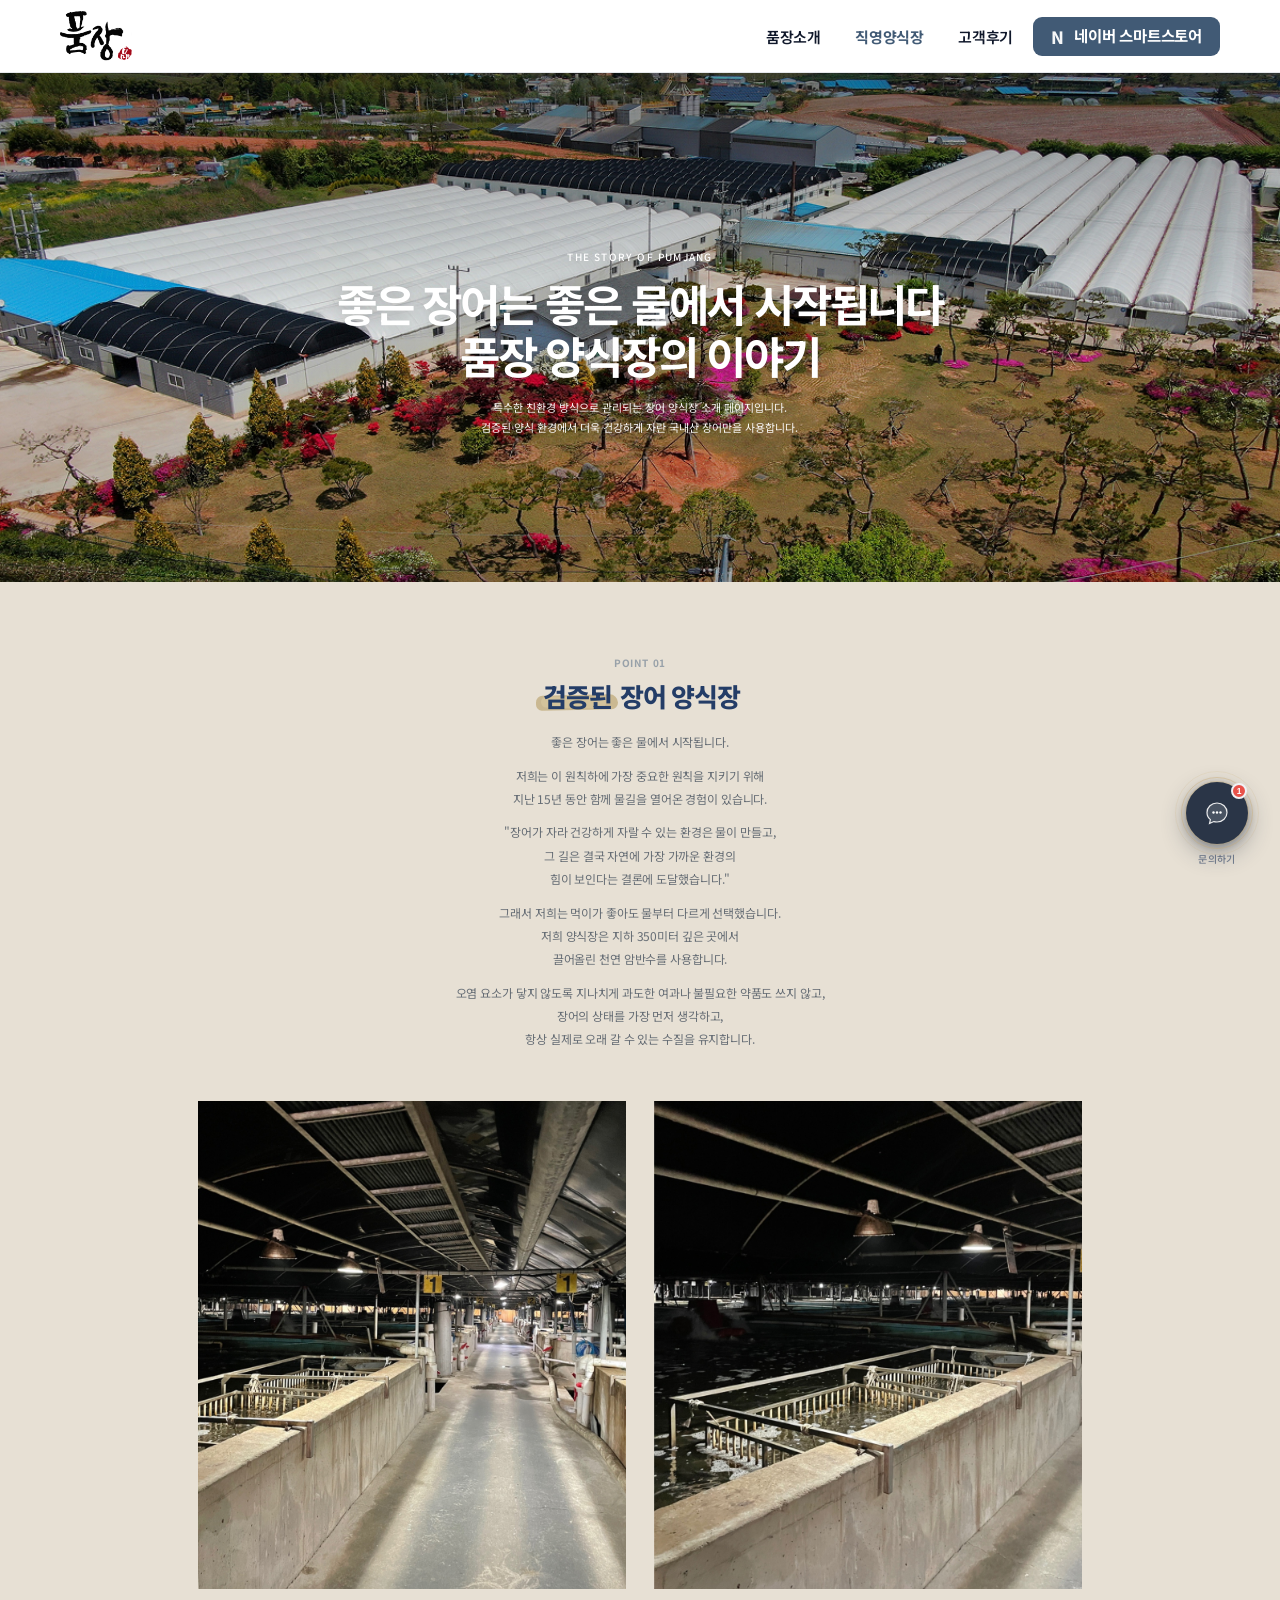
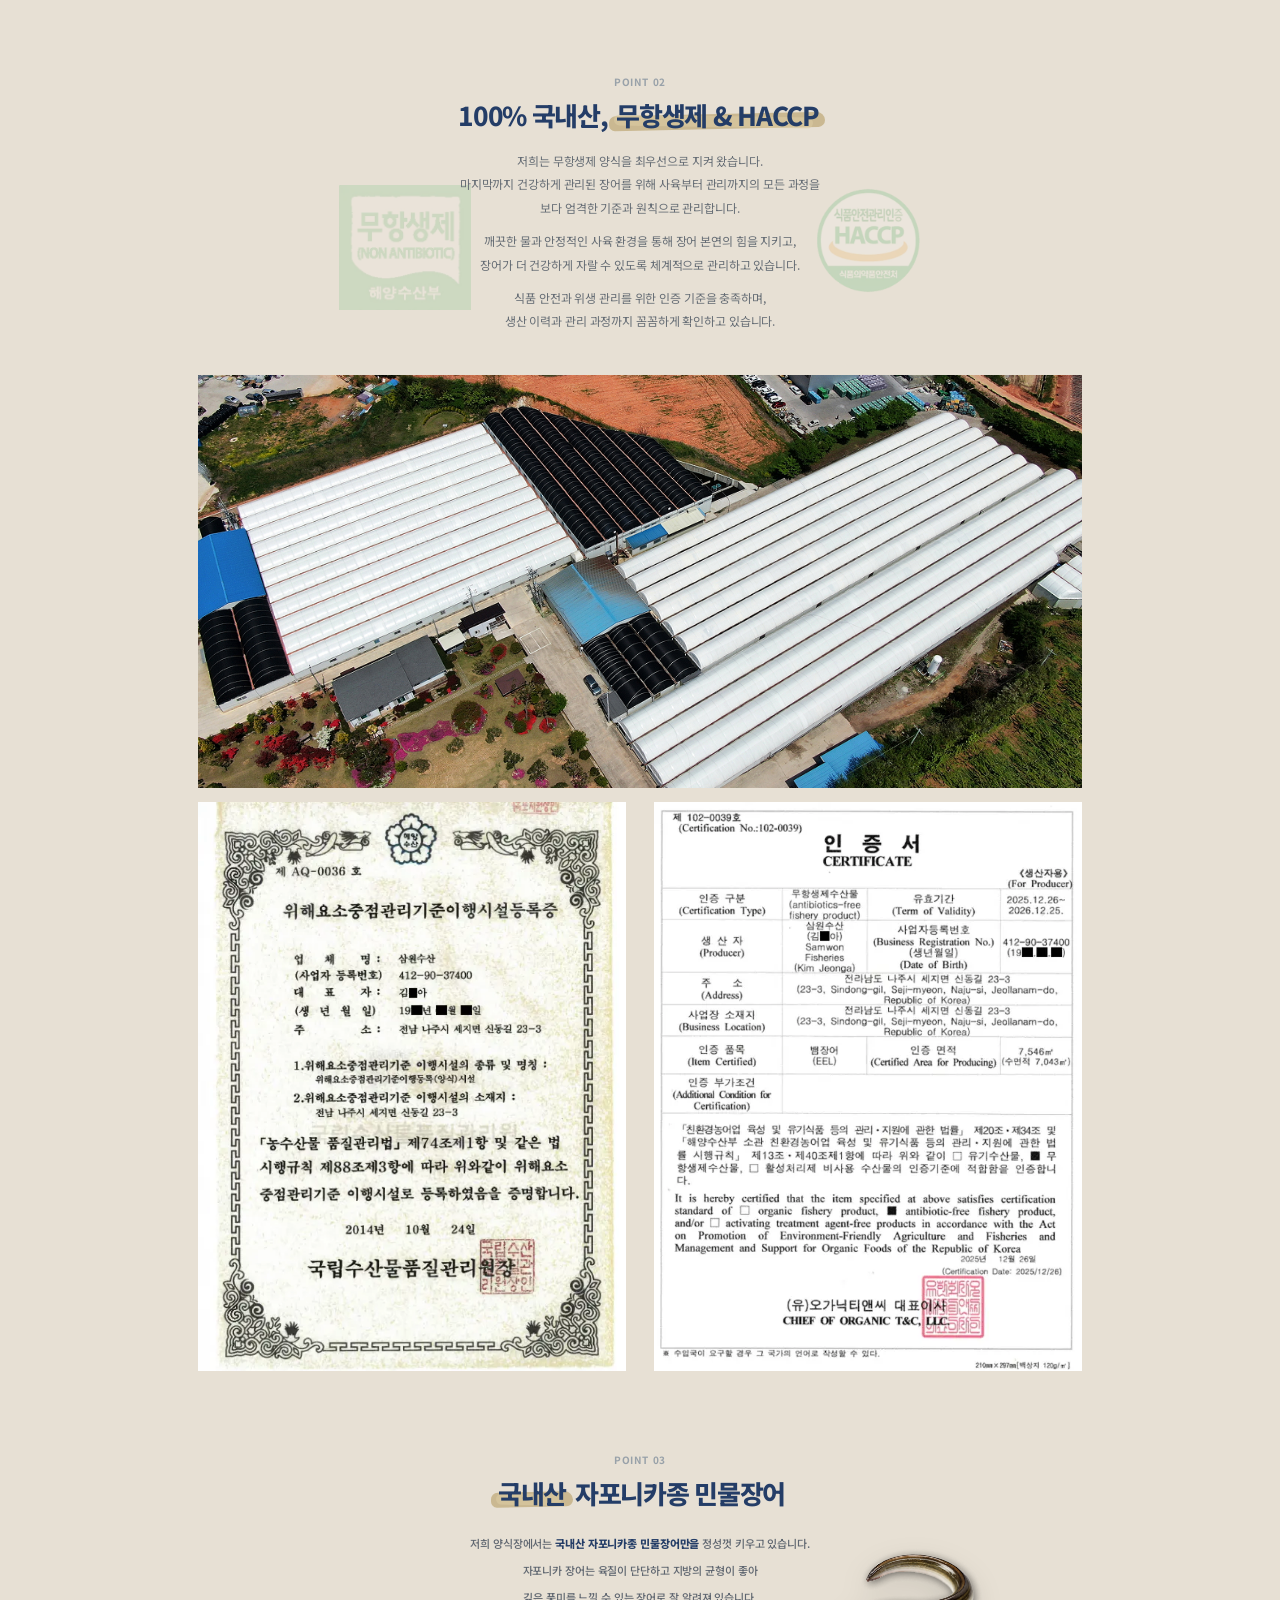
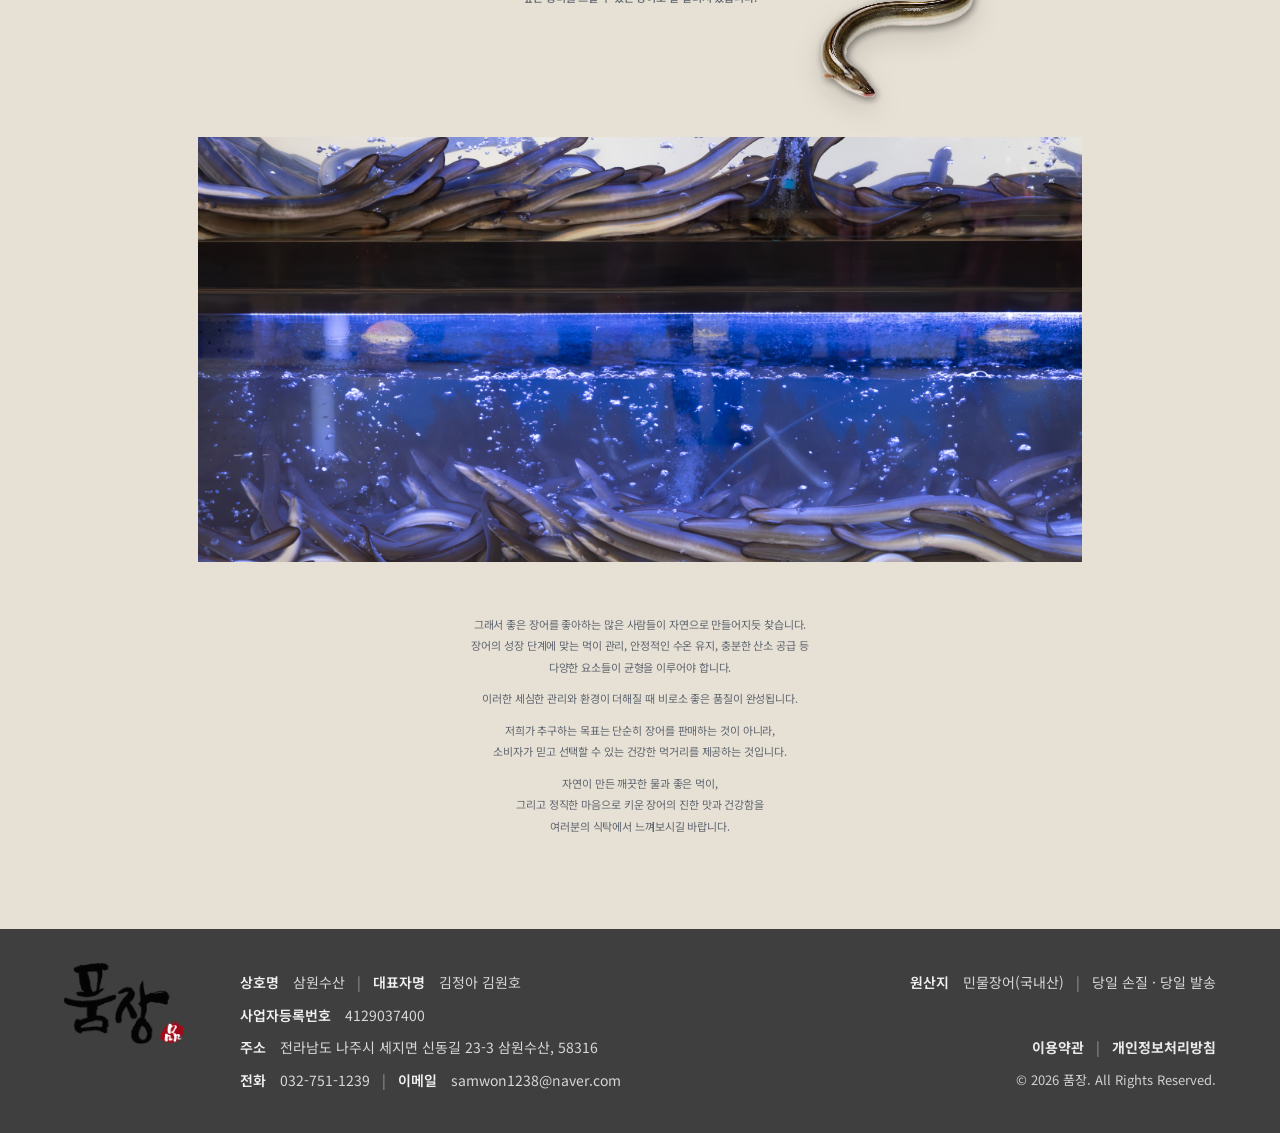
<file: sub.html>
<!DOCTYPE html>
<html lang="ko">

<head>
    <meta charset="UTF-8" />
    <meta name="viewport" content="width=device-width, initial-scale=1.0" />
    <title>직영 양식장 | 품장</title>
    <link rel="icon" href="assets/img/shared/favicon-32x32.ico" />

    <link rel="preconnect" href="https://fonts.googleapis.com">
    <link rel="preconnect" href="https://fonts.gstatic.com" crossorigin>
    <link
        href="https://fonts.googleapis.com/css2?family=Pretendard:wght@300;400;500;600;700;800;900&family=Noto+Sans+KR:wght@300;400;500;600&display=swap"
        rel="stylesheet">

    <link rel="stylesheet" href="css/common.css" />
    <link rel="stylesheet" href="css/footer.css" />
    <link rel="stylesheet" href="css/farm.css" />
    <link rel="stylesheet" href="components/talktalk/talktalk.css" />

    <style>
        /*
         * sub.html 전용 조정:
         * farm.css body 스타일 유지하면서 fixed 헤더 공간 확보
         */
        body {
            font-family: "Apple SD Gothic Neo", "Noto Sans KR", "Malgun Gothic", Arial, sans-serif;
            background: var(--bg, #e7e0d4);
            color: var(--text, #666d75);
        }

        main.farm-page {
            padding-top: 72px;
        }

        @media (max-width: 900px) {
            main.farm-page {
                padding-top: 72px;
            }
        }

        @media (max-width: 768px) {
            main.farm-page {
                padding-top: 64px;
            }
        }

        .hero-inner {
            padding-top: 24px;
        }

        /* sub.html에서 nav-menu active 항목 표시 */
        .nav-menu a.active {
            color: var(--naver, #415a75);
            font-weight: 700;
        }
    </style>
</head>

<body>
    <div id="include-nav"></div>

    <main class="farm-page">
        <!-- HERO -->
        <section class="hero">
            <div class="hero-media">
                <img src="assets/img/farm/hero.jpg" alt="양식장 전경" />
                <div class="hero-overlay"></div>
            </div>

            <div class="hero-inner page-container">
                <div class="hero-copy">
                    <p class="hero-eyebrow">THE STORY OF PUMJANG</p>

                    <h1 class="hero-title">
                        좋은 장어는 좋은 물에서 시작됩니다<br />
                        품장 양식장의 이야기
                    </h1>

                    <p class="hero-desc">
                        특수한 친환경 방식으로 관리되는 장어 양식장 소개 페이지입니다.<br />
                        검증된 양식 환경에서 더욱 건강하게 자란 국내산 장어만을 사용합니다.
                    </p>
                </div>
            </div>
        </section>

        <!-- POINT 01 -->
        <section class="section point-section point-01">
            <div class="page-container">
                <div class="section-head narrow-copy">
                    <p class="point-label">POINT 01</p>

                    <h2 class="section-title">
                        <span class="hl">검증된</span> 장어 양식장
                    </h2>

                    <div class="section-copy section-copy-tight">
                        <p>좋은 장어는 좋은 물에서 시작됩니다.</p>

                        <p>
                            저희는 이 원칙하에 가장 중요한 원칙을 지키기 위해<br />
                            지난 15년 동안 함께 물길을 열어온 경험이 있습니다.
                        </p>

                        <p>
                            "장어가 자라 건강하게 자랄 수 있는 환경은 물이 만들고,<br />
                            그 길은 결국 자연에 가장 가까운 환경의<br />
                            힘이 보인다는 결론에 도달했습니다."
                        </p>

                        <p>
                            그래서 저희는 먹이가 좋아도 물부터 다르게 선택했습니다.<br />
                            저희 양식장은 지하 350미터 깊은 곳에서<br />
                            끌어올린 천연 암반수를 사용합니다.
                        </p>

                        <p>
                            오염 요소가 닿지 않도록 지나치게 과도한 여과나 불필요한 약품도 쓰지 않고,<br />
                            장어의 상태를 가장 먼저 생각하고,<br />
                            항상 실제로 오래 갈 수 있는 수질을 유지합니다.
                        </p>
                    </div>
                </div>

                <div class="image-grid image-grid-2 point01-grid">
                    <figure class="image-card indoor-card">
                        <img src="assets/img/farm/farm-01.jpg" alt="장어 양식장 내부 통로" />
                    </figure>
                    <figure class="image-card indoor-card">
                        <img src="assets/img/farm/farm-02.jpg" alt="장어 양식장 내부 수조" />
                    </figure>
                </div>
            </div>
        </section>

        <!-- POINT 02 -->
        <section class="section point-section point-02">
            <div class="page-container">
                <div class="section-head narrow-copy point02-head">
                    <p class="point-label">POINT 02</p>

                    <h2 class="section-title">
                        100% 국내산, <span class="hl">무항생제 &amp; HACCP</span>
                    </h2>

                    <div class="point02-badge point02-badge-left">
                        <img src="assets/img/farm/non-antibiotic.webp" alt="무항생제 인증 마크" />
                    </div>

                    <div class="point02-badge point02-badge-right">
                        <img src="assets/img/farm/haccp-badge.webp" alt="HACCP 인증 마크" />
                    </div>

                    <div class="section-copy section-copy-medium">
                        <p>
                            저희는 무항생제 양식을 최우선으로 지켜 왔습니다.<br />
                            마지막까지 건강하게 관리된 장어를 위해 사육부터 관리까지의 모든 과정을<br />
                            보다 엄격한 기준과 원칙으로 관리합니다.
                        </p>

                        <p>
                            깨끗한 물과 안정적인 사육 환경을 통해 장어 본연의 힘을 지키고,<br />
                            장어가 더 건강하게 자랄 수 있도록 체계적으로 관리하고 있습니다.
                        </p>

                        <p>
                            식품 안전과 위생 관리를 위한 인증 기준을 충족하며,<br />
                            생산 이력과 관리 과정까지 꼼꼼하게 확인하고 있습니다.
                        </p>
                    </div>
                </div>

                <figure class="image-card aerial-card">
                    <img src="assets/img/farm/aerial.jpg" alt="양식장 항공 전경" />
                </figure>

                <div class="image-grid image-grid-2 cert-grid">
                    <figure class="image-card cert-card">
                        <img src="assets/img/farm/cert-01.webp" alt="무항생제 인증서" />
                    </figure>
                    <figure class="image-card cert-card">
                        <img src="assets/img/farm/cert-02.webp" alt="HACCP 인증서" />
                    </figure>
                </div>
            </div>
        </section>

        <!-- POINT 03 -->
        <section class="section point-section eel03">
            <div class="page-container eel03-container">
                <div class="eel03-top">
                    <div class="eel03-copy-wrap">
                        <p class="eel03-point">POINT 03</p>

                        <h2 class="eel03-title">
                            <span class="hl">국내산</span> 자포니카종 민물장어
                        </h2>

                        <div class="eel03-copy">
                            <p>
                                저희 양식장에서는 <strong>국내산 자포니카종 민물장어만을</strong> 정성껏 키우고 있습니다.
                            </p>
                            <p>
                                자포니카 장어는 육질이 단단하고 지방의 균형이 좋아
                            </p>
                            <p>
                                깊은 풍미를 느낄 수 있는 장어로 잘 알려져 있습니다.
                            </p>
                        </div>
                    </div>

                    <div class="eel03-image-wrap">
                        <img src="assets/img/farm/eel-cutout.png" alt="자포니카 장어" class="eel03-img" />
                    </div>
                </div>

                <figure class="image-card tank-card">
                    <img src="assets/img/farm/tank.jpg" alt="수조 안에서 헤엄치는 장어들" />
                </figure>

                <div class="section-copy bottom-copy">
                    <p>
                        그래서 좋은 장어를 좋아하는 많은 사람들이 자연으로 만들어지듯 찾습니다.<br />
                        장어의 성장 단계에 맞는 먹이 관리, 안정적인 수온 유지, 충분한 산소 공급 등<br />
                        다양한 요소들이 균형을 이루어야 합니다.
                    </p>

                    <p>
                        이러한 세심한 관리와 환경이 더해질 때 비로소 좋은 품질이 완성됩니다.
                    </p>

                    <p>
                        저희가 추구하는 목표는 단순히 장어를 판매하는 것이 아니라,<br />
                        소비자가 믿고 선택할 수 있는 건강한 먹거리를 제공하는 것입니다.
                    </p>

                    <p>
                        자연이 만든 깨끗한 물과 좋은 먹이,<br />
                        그리고 정직한 마음으로 키운 장어의 진한 맛과 건강함을<br />
                        여러분의 식탁에서 느껴보시길 바랍니다.
                    </p>
                </div>
            </div>
        </section>
    </main>

    <div id="include-footer"></div>

    <script src="js/farm.js"></script>
    <script src="components/talktalk/talktalk.js"></script>

    <script>
        /* -------------------------------------------------------
         * sub.html 전용 include + nav 바인딩 스크립트
         * include.js / common.js 를 별도 로드하지 않고 여기서 직접 통합 처리.
         * 이유: common.js의 DOMContentLoaded가 중복 실행되면
         *      #include-nav 가 없는 페이지에서도 bindNavToggle()이
         *      공회전하거나, 이미 바인딩된 이벤트가 덮어써지는 문제 방지.
         * ------------------------------------------------------- */

        async function includeHTML(selector, url) {
            const el = document.querySelector(selector);
            if (!el) return;
            try {
                const res = await fetch(url);
                if (!res.ok) throw new Error(url + ' load failed');
                el.innerHTML = await res.text();
            } catch (e) {
                console.error('[include]', e);
            }
        }

        function bindNavToggle() {
            const navMenu = document.getElementById('navMenu');
            if (!navMenu) return;

            const toggleBtn = document.querySelector('.nav-toggle');

            const toggle = () => {
                const opened = navMenu.classList.toggle('active');
                if (toggleBtn) {
                    toggleBtn.setAttribute('aria-expanded', opened ? 'true' : 'false');
                }
            };

            if (toggleBtn && !toggleBtn.dataset.bound) {
                toggleBtn.addEventListener('click', toggle);
                toggleBtn.dataset.bound = '1';
            }

            /* 링크 클릭 시 메뉴 닫기 (모바일 UX) */
            navMenu.querySelectorAll('a').forEach(a => {
                if (a.dataset.bound) return;
                a.addEventListener('click', () => {
                    navMenu.classList.remove('active');
                    if (toggleBtn) toggleBtn.setAttribute('aria-expanded', 'false');
                });
                a.dataset.bound = '1';
            });

            /* 현재 페이지 메뉴 active 표시 */
            const path = (location.pathname.split('/').pop() || 'index.html').toLowerCase();
            navMenu.querySelectorAll('a[href]').forEach(a => {
                const href = (a.getAttribute('href') || '').toLowerCase();
                if (!href || href.startsWith('http')) return;
                a.classList.toggle('active', href === path);
            });
        }

        window.addEventListener('DOMContentLoaded', async () => {
            await includeHTML('#include-nav', 'nav.html');
            bindNavToggle();

            await includeHTML('#include-footer', 'footer.html');

            try {
                await loadTalkTalk('./components/talktalk/talktalk.html');
                initTalkTalk();
            } catch (error) {
                console.error('TalkTalk load failed:', error);
            }
        });
    </script>
</body>

</html>
</file>
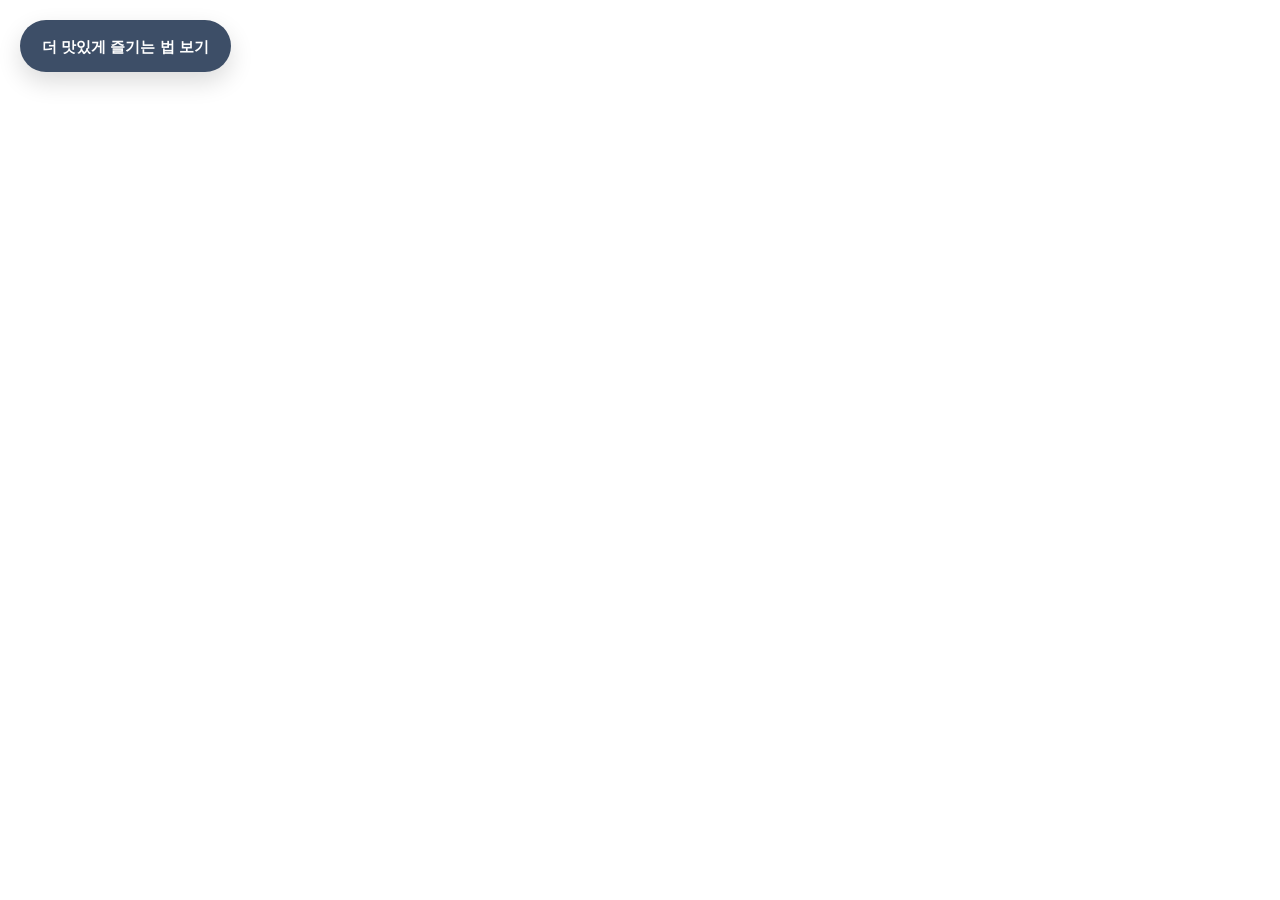
<file: test.html>
<!DOCTYPE html>
<html lang="ko">

<head>
    <meta charset="UTF-8">
    <meta name="viewport" content="width=device-width, initial-scale=1.0, viewport-fit=cover">
    <title>ENJOY MODAL</title>

    <style>
        html,
        body {
            margin: 0;
            padding: 0;
            width: 100%;
        }

        *,
        *::before,
        *::after {
            box-sizing: border-box;
        }

        body {
            font-family: 'Pretendard', 'Apple SD Gothic Neo', 'Noto Sans KR', sans-serif;
            color: #111;
        }

        img {
            display: block;
            max-width: 100%;
        }

        /* =========================
           OPEN BUTTON
        ========================= */
        .enjoy-open-btn {
            display: inline-flex;
            align-items: center;
            justify-content: center;
            min-height: 52px;
            padding: 0 22px;
            border: 0;
            border-radius: 999px;
            background: #3D4E67;
            color: #fff;
            font: 800 15px/1 'Pretendard', sans-serif;
            cursor: pointer;
            box-shadow: 0 10px 24px rgba(0, 0, 0, .14);
            transition: transform .2s ease, background .2s ease, box-shadow .2s ease;
            margin: 20px;
        }

        .enjoy-open-btn:hover {
            transform: translateY(-1px);
            background: #314158;
            box-shadow: 0 14px 28px rgba(0, 0, 0, .18);
        }

        /* =========================
           MODAL BASE
        ========================= */
        .enjoy-modal {
            position: fixed;
            inset: 0;
            z-index: 9999;
            opacity: 0;
            visibility: hidden;
            pointer-events: none;
            transition: opacity .28s ease, visibility .28s ease;
        }

        .enjoy-modal.is-open {
            opacity: 1;
            visibility: visible;
            pointer-events: auto;
        }

        .enjoy-modal__backdrop {
            position: absolute;
            inset: 0;
            background: rgba(15, 23, 42, .58);
            backdrop-filter: blur(5px);
        }

        .enjoy-modal__dialog {
            position: relative;
            width: min(1180px, calc(100vw - 32px));
            max-height: calc(100vh - 32px);
            margin: 16px auto;
            overflow: auto;
            border-radius: 28px;
            background: transparent;
            box-shadow: 0 28px 80px rgba(0, 0, 0, .28);
            transform: translateY(18px) scale(.985);
            transition: transform .28s ease;
            -webkit-overflow-scrolling: touch;
            overscroll-behavior: contain;
        }

        .enjoy-modal.is-open .enjoy-modal__dialog {
            transform: translateY(0) scale(1);
        }

        .enjoy-modal__close {
            position: sticky;
            top: 14px;
            margin-left: auto;
            right: 14px;
            z-index: 40;
            display: flex;
            align-items: center;
            justify-content: center;
            width: 48px;
            height: 48px;
            border: 0;
            border-radius: 999px;
            background: rgba(17, 17, 17, .72);
            color: #fff;
            font-size: 28px;
            line-height: 1;
            cursor: pointer;
            backdrop-filter: blur(8px);
            box-shadow: 0 8px 20px rgba(0, 0, 0, .16);
        }

        body.enjoy-modal-open {
            overflow: hidden;
            touch-action: none;
        }

        /* =========================
           ENJOY SECTION
        ========================= */
        .enjoy.enjoy--modal {
            --bg: #E4EEFF;
            --navy: #3D4E67;

            position: relative;
            overflow: hidden;
            border-radius: 28px;
            background: var(--bg);
            padding: 76px 0 72px;
        }

        .enjoy.enjoy--modal .wrap {
            width: min(1200px, calc(100% - 40px));
            margin: 0 auto;
            position: relative;
            z-index: 3;
        }

        .enjoy.enjoy--modal .enjoy-head {
            position: relative;
            z-index: 3;
            text-align: center;
            padding: 10px 0 24px;
        }

        .enjoy.enjoy--modal .enjoy-eyebrow {
            font-weight: 700;
            letter-spacing: .22em;
            font-size: 14px;
            margin-bottom: 18px;
            color: rgba(15, 23, 42, .65);
        }

        .enjoy.enjoy--modal .enjoy-title {
            margin: 0;
            display: inline-block;
            text-align: center;
            letter-spacing: -.02em;
            color: #111;
            font-size: 40px;
            line-height: 1.15;
            font-weight: 900;
        }

        .enjoy.enjoy--modal .enjoy-title .line {
            display: block;
            white-space: nowrap;
        }

        .enjoy.enjoy--modal .enjoy-title .line-1,
        .enjoy.enjoy--modal .enjoy-title .line-2 {
            font-size: 64px;
            font-weight: 200;
            line-height: 1.05;
        }

        .enjoy.enjoy--modal .enjoy-title .line-2 {
            font-weight: 900;
            color: #111;
        }

        .enjoy.enjoy--modal .enjoy-title .accent {
            color: var(--navy);
            font-weight: 900;
        }

        .enjoy.enjoy--modal .enjoy-title .hl {
            display: inline;
            padding: 0 12px;
            background: linear-gradient(to bottom,
                    transparent 58%,
                    rgba(37, 99, 235, .22) 58%,
                    rgba(37, 99, 235, .22) 78%,
                    transparent 78%);
            box-decoration-break: clone;
            -webkit-box-decoration-break: clone;
        }

        .enjoy.enjoy--modal .enjoy-title .dots {
            display: flex;
            justify-content: center;
            align-items: center;
            gap: 44px;
            margin-top: 10px;
            margin-bottom: 6px;
            transform: translateX(-90px);
        }

        .enjoy.enjoy--modal .enjoy-title .dots span {
            width: 10px;
            height: 10px;
            border-radius: 50%;
            background: rgba(15, 23, 42, .55);
        }

        .enjoy.enjoy--modal .enjoy-watermark {
            position: absolute;
            left: 50%;
            top: 55px;
            transform: translateX(-50%) rotate(-8.8deg);
            font-family: "Brush Script MT", "Segoe Script", cursive;
            font-size: 240px;
            line-height: .85;
            letter-spacing: -.02em;
            color: rgba(255, 255, 255, .65);
            white-space: nowrap;
            pointer-events: none;
            z-index: 0;
            opacity: .25;
        }

        .enjoy.enjoy--modal .enjoy-rows {
            width: min(980px, 100%);
            margin: 18px auto 0;
            position: relative;
            z-index: 3;
        }

        .enjoy.enjoy--modal .row {
            display: grid;
            gap: 44px;
            align-items: start;
        }

        .enjoy.enjoy--modal .row-air {
            grid-template-columns: 430px 1fr;
        }

        .enjoy.enjoy--modal .row-pan {
            grid-template-columns: 1fr 430px;
            align-items: center;
            margin-top: 56px;
            position: relative;
        }

        .enjoy.enjoy--modal .pan-watermark {
            position: absolute;
            left: -130px;
            top: 6px;
            transform: rotate(-8.8deg);
            font-family: "Brush Script MT", "Segoe Script", cursive;
            font-size: 240px;
            line-height: .85;
            color: rgba(255, 255, 255, .65);
            white-space: nowrap;
            pointer-events: none;
            z-index: 0;
            opacity: .25;
        }

        .enjoy.enjoy--modal .txt {
            padding-top: 6px;
            position: relative;
            z-index: 2;
            min-width: 0;
        }

        .enjoy.enjoy--modal .tag {
            font-weight: 900;
            letter-spacing: .18em;
            color: var(--navy);
            font-size: 13px;
            margin-bottom: 8px;
        }

        .enjoy.enjoy--modal .txt h3 {
            margin: 0 0 14px;
            font-size: 24px;
            font-weight: 900;
            color: #111;
        }

        .enjoy.enjoy--modal .txt p {
            margin: 10px 0;
            font-size: 16px;
            line-height: 1.6;
            letter-spacing: -.02em;
            color: #111;
            word-break: keep-all;
        }

        .enjoy.enjoy--modal .muted {
            color: #6b7280;
            font-weight: 500;
        }

        .enjoy.enjoy--modal .accent2 {
            color: #F97316;
            font-weight: 900;
        }

        .enjoy.enjoy--modal .txt-pan {
            justify-self: end;
            text-align: right;
            max-width: 430px;
        }

        .enjoy.enjoy--modal .txt-pan h3 {
            margin-bottom: 12px;
        }

        .enjoy.enjoy--modal .pan-block+.pan-block {
            margin-top: 18px;
        }

        .enjoy.enjoy--modal .pan-block h4 {
            margin: 0 0 8px;
            font-size: 17px;
            font-weight: 700;
            color: #5B6B84;
            letter-spacing: -.02em;
        }

        .enjoy.enjoy--modal .pan-block p {
            margin: 6px 0;
        }

        .enjoy.enjoy--modal figure.img {
            margin: 0;
        }

        .enjoy.enjoy--modal .img {
            overflow: hidden;
            box-shadow: 0 14px 26px rgba(0, 0, 0, .12);
            background: #dbe7ff;
        }

        .enjoy.enjoy--modal .img img {
            width: 100%;
            height: 100%;
            display: block;
            object-fit: cover;
            border-radius: inherit;
        }

        .enjoy.enjoy--modal .img-air {
            width: 430px;
            height: 318px;
            border-top-right-radius: 260px;
        }

        .enjoy.enjoy--modal .img-pan {
            width: 430px;
            height: 318px;
            border-top-left-radius: 260px;
        }

        .enjoy.enjoy--modal .tip {
            margin-top: 16px;
            width: 320px;
            max-width: 100%;
            background: #fff;
            border-radius: 10px;
            padding: 12px 14px;
            box-shadow: 0 10px 18px rgba(0, 0, 0, .08);
        }

        .enjoy.enjoy--modal .tip-label {
            font-weight: 900;
            color: var(--navy);
            letter-spacing: .06em;
            margin-bottom: 6px;
            font-size: 13px;
        }

        .enjoy.enjoy--modal .tip-body {
            font-size: 14px;
            line-height: 1.45;
            color: #606060;
            word-break: keep-all;
        }

        /* =========================
           TABLET
        ========================= */
        @media (max-width: 980px) {
            .enjoy-modal__dialog {
                width: min(100vw - 20px, 900px);
                max-height: calc(100vh - 20px);
                margin: 10px auto;
                border-radius: 22px;
            }

            .enjoy.enjoy--modal {
                border-radius: 22px;
                padding: 56px 0 52px;
            }

            .enjoy.enjoy--modal .wrap {
                width: min(100%, calc(100% - 28px));
            }

            .enjoy.enjoy--modal .enjoy-watermark {
                font-size: 150px;
                top: 18px;
            }

            .enjoy.enjoy--modal .enjoy-title .line {
                white-space: normal;
            }

            .enjoy.enjoy--modal .enjoy-title .line-1,
            .enjoy.enjoy--modal .enjoy-title .line-2 {
                font-size: 42px;
                line-height: 1.12;
            }

            .enjoy.enjoy--modal .enjoy-title .dots {
                gap: 28px;
                transform: translateX(-18px);
            }

            .enjoy.enjoy--modal .row-air,
            .enjoy.enjoy--modal .row-pan {
                grid-template-columns: 1fr;
                gap: 18px;
            }

            .enjoy.enjoy--modal .row-pan {
                margin-top: 36px;
            }

            .enjoy.enjoy--modal .img-air,
            .enjoy.enjoy--modal .img-pan {
                width: 100%;
                max-width: 100%;
                height: 240px;
            }

            .enjoy.enjoy--modal .img-air {
                border-top-right-radius: 220px;
                border-top-left-radius: 18px;
                border-bottom-left-radius: 18px;
                border-bottom-right-radius: 18px;
            }

            .enjoy.enjoy--modal .img-pan {
                border-top-left-radius: 220px;
                border-top-right-radius: 18px;
                border-bottom-left-radius: 18px;
                border-bottom-right-radius: 18px;
            }

            .enjoy.enjoy--modal .txt-pan {
                justify-self: center;
                text-align: center;
                max-width: 680px;
            }

            .enjoy.enjoy--modal .pan-block h4 {
                font-size: 16px;
            }

            .enjoy.enjoy--modal .pan-watermark {
                left: -10px;
                top: 0;
                font-size: 120px;
            }

            .enjoy.enjoy--modal .tip {
                width: min(360px, 100%);
                margin-left: auto;
                margin-right: auto;
            }
        }

        /* =========================
           MOBILE - PC STYLE KEEP
        ========================= */
        @media (max-width: 640px) {
            .enjoy-open-btn {
                width: calc(100% - 24px);
                margin: 12px;
                min-height: 48px;
                padding: 0 18px;
                font-size: 14px;
            }

            .enjoy-modal__dialog {
                width: 100vw;
                max-width: 100vw;
                height: 100dvh;
                max-height: 100dvh;
                min-height: 100dvh;
                margin: 0;
                border-radius: 0;
                box-shadow: none;
                overflow-y: auto;
                overflow-x: hidden;
                background: #E4EEFF;
            }

            .enjoy-modal__backdrop {
                background: rgba(15, 23, 42, .48);
                backdrop-filter: blur(4px);
            }

            .enjoy-modal__close {
                position: fixed;
                top: max(10px, env(safe-area-inset-top));
                right: 10px;
                width: 42px;
                height: 42px;
                font-size: 22px;
                z-index: 60;
                background: rgba(17, 17, 17, .64);
            }

            .enjoy.enjoy--modal {
                min-height: 100dvh;
                border-radius: 0;
                padding: calc(56px + env(safe-area-inset-top)) 0 30px;
            }

            .enjoy.enjoy--modal .wrap {
                width: calc(100% - 24px);
            }

            .enjoy.enjoy--modal .enjoy-head {
                padding: 0 0 18px;
            }

            .enjoy.enjoy--modal .enjoy-eyebrow {
                font-size: 10px;
                letter-spacing: .16em;
                margin-bottom: 10px;
            }

            .enjoy.enjoy--modal .enjoy-watermark {
                font-size: 82px;
                top: calc(30px + env(safe-area-inset-top));
                opacity: .16;
            }

            .enjoy.enjoy--modal .enjoy-title {
                display: block;
                width: 100%;
                text-align: center;
            }

            .enjoy.enjoy--modal .enjoy-title .line {
                display: block;
                white-space: normal;
            }

            .enjoy.enjoy--modal .enjoy-title .line-1,
            .enjoy.enjoy--modal .enjoy-title .line-2 {
                font-size: 30px;
                line-height: 1.18;
            }

            .enjoy.enjoy--modal .enjoy-title .line-1 {
                font-weight: 300;
            }

            .enjoy.enjoy--modal .enjoy-title .line-2 {
                font-weight: 900;
                margin-top: 2px;
            }

            .enjoy.enjoy--modal .enjoy-title .hl {
                padding: 0 5px;
            }

            .enjoy.enjoy--modal .enjoy-title .dots {
                margin: 10px 0 8px;
                gap: 12px;
                transform: none;
            }

            .enjoy.enjoy--modal .enjoy-title .dots span {
                width: 6px;
                height: 6px;
            }

            .enjoy.enjoy--modal .enjoy-rows {
                width: 100%;
                margin-top: 8px;
            }

            .enjoy.enjoy--modal .row {
                display: grid;
                grid-template-columns: 1fr;
                gap: 14px;
            }

            .enjoy.enjoy--modal .row-air,
            .enjoy.enjoy--modal .row-pan {
                grid-template-columns: 1fr;
            }

            .enjoy.enjoy--modal .row-pan {
                margin-top: 30px;
            }

            .enjoy.enjoy--modal .img {
                box-shadow: 0 14px 26px rgba(0, 0, 0, .10);
                background: transparent;
            }

            .enjoy.enjoy--modal .img-air,
            .enjoy.enjoy--modal .img-pan {
                width: 100%;
                height: auto;
                aspect-ratio: 430 / 318;
            }

            .enjoy.enjoy--modal .img-air {
                border-top-right-radius: 180px;
                border-top-left-radius: 14px;
                border-bottom-left-radius: 14px;
                border-bottom-right-radius: 14px;
            }

            .enjoy.enjoy--modal .img-pan {
                border-top-left-radius: 180px;
                border-top-right-radius: 14px;
                border-bottom-left-radius: 14px;
                border-bottom-right-radius: 14px;
                order: 2;
            }

            .enjoy.enjoy--modal .txt {
                padding-top: 0;
            }

            .enjoy.enjoy--modal .tag {
                font-size: 11px;
                margin-bottom: 6px;
                letter-spacing: .14em;
            }

            .enjoy.enjoy--modal .txt h3 {
                font-size: 24px;
                margin-bottom: 12px;
                line-height: 1.24;
            }

            .enjoy.enjoy--modal .txt p {
                font-size: 15px;
                line-height: 1.72;
                margin: 8px 0;
            }

            .enjoy.enjoy--modal .muted {
                display: inline-block;
                margin-top: 2px;
                font-size: 13px;
                line-height: 1.5;
            }

            .enjoy.enjoy--modal .tip {
                width: 100%;
                margin-top: 14px;
                padding: 13px 14px;
                border-radius: 10px;
                box-shadow: 0 10px 18px rgba(0, 0, 0, .06);
            }

            .enjoy.enjoy--modal .tip-label {
                font-size: 12px;
                margin-bottom: 4px;
            }

            .enjoy.enjoy--modal .tip-body {
                font-size: 13px;
                line-height: 1.56;
            }

            .enjoy.enjoy--modal .txt-pan {
                text-align: left;
                justify-self: stretch;
                max-width: none;
                order: 1;
            }

            .enjoy.enjoy--modal .txt-pan h3 {
                margin-bottom: 12px;
            }

            .enjoy.enjoy--modal .pan-block {
                background: transparent;
                border-radius: 0;
                padding: 0;
                box-shadow: none;
            }

            .enjoy.enjoy--modal .pan-block+.pan-block {
                margin-top: 14px;
            }

            .enjoy.enjoy--modal .pan-block h4 {
                font-size: 15px;
                margin: 0 0 7px;
                text-align: left;
            }

            .enjoy.enjoy--modal .pan-block p {
                font-size: 14px;
                line-height: 1.68;
                margin: 5px 0;
            }

            .enjoy.enjoy--modal .pan-watermark {
                left: 0;
                top: -6px;
                font-size: 62px;
                opacity: .14;
            }
        }

        @media (max-width: 380px) {
            .enjoy.enjoy--modal {
                padding: calc(52px + env(safe-area-inset-top)) 0 24px;
            }

            .enjoy.enjoy--modal .wrap {
                width: calc(100% - 20px);
            }

            .enjoy.enjoy--modal .enjoy-watermark {
                font-size: 68px;
                top: calc(28px + env(safe-area-inset-top));
            }

            .enjoy.enjoy--modal .enjoy-title .line-1,
            .enjoy.enjoy--modal .enjoy-title .line-2 {
                font-size: 26px;
            }

            .enjoy.enjoy--modal .txt h3 {
                font-size: 22px;
            }

            .enjoy.enjoy--modal .txt p,
            .enjoy.enjoy--modal .pan-block p {
                font-size: 14px;
            }

            .enjoy.enjoy--modal .pan-block h4 {
                font-size: 14px;
            }

            .enjoy.enjoy--modal .img-air,
            .enjoy.enjoy--modal .img-pan {
                border-radius: 12px;
            }

            .enjoy.enjoy--modal .img-air {
                border-top-right-radius: 120px;
            }

            .enjoy.enjoy--modal .img-pan {
                border-top-left-radius: 120px;
            }
        }
    </style>
</head>

<body>

    <button type="button" class="enjoy-open-btn" data-enjoy-open>
        더 맛있게 즐기는 법 보기
    </button>

    <div class="enjoy-modal" id="enjoyModal" aria-hidden="true">
        <div class="enjoy-modal__backdrop" data-enjoy-close></div>

        <div class="enjoy-modal__dialog" role="dialog" aria-modal="true" aria-labelledby="enjoyModalTitle">
            <button type="button" class="enjoy-modal__close" aria-label="닫기" data-enjoy-close>
                <span aria-hidden="true">×</span>
            </button>

            <section class="enjoy enjoy--modal" aria-label="더 맛있게 즐기는 법">
                <div class="enjoy-watermark" aria-hidden="true">Enjoy YourSelf</div>

                <div class="wrap">
                    <header class="enjoy-head">
                        <div class="enjoy-eyebrow">ENJOY YOURSELF</div>

                        <h2 class="enjoy-title" id="enjoyModalTitle">
                            <span class="line line-1">
                                <span class="hl">품장 장어구이</span>
                            </span>

                            <span class="dots" aria-hidden="true">
                                <span></span><span></span><span></span>
                            </span>

                            <span class="line line-2">
                                더 <span class="accent">맛있게</span> 즐기는 법
                            </span>
                        </h2>
                    </header>

                    <div class="enjoy-rows">
                        <!-- AIR -->
                        <div class="row row-air">
                            <figure class="img img-air">
                                <img src="assets/img/index/cook-airfryer.webp" alt="에어프라이어 조리" loading="lazy"
                                    decoding="async">
                            </figure>

                            <div class="txt">
                                <div class="tag">AIR FRYER</div>
                                <h3>에어프라이어 조리</h3>

                                <p>에어프라이어를 <b>200도</b>로 <b>5분</b>간 예열해주세요.</p>
                                <p>
                                    <b>190도</b>에서 등을 바닥으로 두고 <b>15분</b>간 구워주세요.<br>
                                    <span class="muted">(소금구이는 간을 해주세요.)</span>
                                </p>
                                <p>뒤집어서 <b>190도</b>로 <b>10~15분</b>간 익혀주세요.</p>
                                <p>가위로 잘라 옆면을 잘 익힌 후 드시면 됩니다.</p>

                                <div class="tip">
                                    <div class="tip-label">TIP!</div>
                                    <div class="tip-body">
                                        양념구이시 장어가 80% 정도 익었을 때 양념을 바른 후 5분간 추가로 구워줍니다.
                                    </div>
                                </div>
                            </div>
                        </div>

                        <!-- PAN -->
                        <div class="row row-pan">
                            <div class="pan-watermark" aria-hidden="true">pan</div>

                            <div class="txt txt-pan">
                                <div class="tag">PAN</div>
                                <h3>팬 조리</h3>

                                <div class="pan-block">
                                    <h4>손질 장어</h4>
                                    <p>가열된 팬에 기름을 살짝 바른 후 등부터 구워주세요.</p>
                                    <p>뒤집어서 배 부분이 노릇노릇해지게 굽습니다.</p>
                                    <p>잘라서 세워 약간 더 익히신 후 <span class="accent2">양념</span>에 찍어 드세요.</p>
                                </div>

                                <div class="pan-block">
                                    <h4>초벌 장어</h4>
                                    <p>가열된 팬에 장어의 뱃살부터 구워주세요.</p>
                                    <p>뒤집어서 등이 노릇노릇해지게 굽습니다.</p>
                                    <p>잘라서 세워 약간 더 익힌 후 양념에 찍어 드세요.</p>
                                </div>
                            </div>

                            <figure class="img img-pan">
                                <img src="assets/img/index/cook-pan.webp" alt="팬 조리" loading="lazy" decoding="async">
                            </figure>
                        </div>
                    </div>
                </div>
            </section>
        </div>
    </div>

    <script>
        (function () {
            const modal = document.getElementById('enjoyModal');
            const openBtn = document.querySelector('[data-enjoy-open]');
            const dialog = modal ? modal.querySelector('.enjoy-modal__dialog') : null;
            const closeEls = modal ? modal.querySelectorAll('[data-enjoy-close]') : [];
            let lastFocused = null;

            if (!modal || !openBtn || !dialog) return;

            function openModal() {
                lastFocused = document.activeElement;
                modal.classList.add('is-open');
                modal.setAttribute('aria-hidden', 'false');
                document.body.classList.add('enjoy-modal-open');
                dialog.setAttribute('tabindex', '-1');
                dialog.focus();
            }

            function closeModal() {
                modal.classList.remove('is-open');
                modal.setAttribute('aria-hidden', 'true');
                document.body.classList.remove('enjoy-modal-open');

                if (lastFocused) {
                    lastFocused.focus();
                }
            }

            openBtn.addEventListener('click', openModal);

            closeEls.forEach(function (el) {
                el.addEventListener('click', closeModal);
            });

            document.addEventListener('keydown', function (e) {
                if (!modal.classList.contains('is-open')) return;
                if (e.key === 'Escape') closeModal();
            });
        })();
    </script>
</body>

</html>
</file>
<file: css/common.css>
:root {
    --dark: #0f172a;
    --gray: #6b7280;
    --light: #ffffff;
    --primary: #2563eb;
    --soft: #eff6ff;
    --line: #e5e7eb;
    --naver: #415a75;
    --max: 1200px;
}

/* ================= Reset ================= */
* {
    margin: 0;
    padding: 0;
    box-sizing: border-box;
}

body {
    font-family: 'Pretendard', sans-serif;
    background: var(--light);
    color: var(--dark);
    line-height: 1.7;
}

a {
    color: inherit;
    text-decoration: none;
}

.container {
    max-width: var(--max);
    margin: 0 auto;
    padding: 0 20px;
}

/* ================= Header / Nav ================= */
header {
    position: fixed;
    top: 0;
    left: 0;
    right: 0;
    background: #fff;
    border-bottom: 1px solid var(--line);
    z-index: 100;
}

.nav {
    min-height: 72px;
    display: flex;
    align-items: center;
    justify-content: space-between;
    gap: 18px;
}

/* Logo */
.logo-link {
    display: flex;
    align-items: center;
    gap: 10px;
    min-width: 120px;
}

.logo-img {
    width: 72px;
    height: auto;
    display: block;
}

/* Nav menu */
.nav-menu {
    display: flex;
    align-items: center;
    gap: 6px;
}

.nav-menu a {
    padding: 9px 14px;
    border-radius: 12px;
    font-weight: 600;
    font-size: 15px;
    color: var(--dark);
    letter-spacing: -0.2px;
    transition: background .18s ease, color .18s ease;
    white-space: nowrap;
}

.nav-menu a:hover {
    background: rgba(65, 90, 117, 0.14);
    color: var(--naver);
}

/* ================= 네이버 스마트스토어 버튼 ================= */
.nav-cta.nav-cta--naver {
    display: inline-flex;
    align-items: center;
    gap: 10px;
    padding: 11px 18px;
    border-radius: 9px;
    background: var(--naver);
    color: #ffffff !important;
    font-weight: 700;
    font-size: 15.5px;
    letter-spacing: -0.2px;
    line-height: 1;
    white-space: nowrap;
    border: 0;
    box-shadow: none;
    transition: background .15s ease, transform .12s ease;
}

.nav-cta--naver .naver-n {
    font-weight: 800;
    font-size: 17px;
    line-height: 1;
    opacity: 0.95;
}

.nav-cta--naver .naver-text {
    font-weight: 700;
}

.nav-cta.nav-cta--naver:hover {
    background: #364d66;
    transform: translateY(-1px);
}

.nav-cta.nav-cta--naver:active {
    transform: translateY(1px);
}

.nav-cta.nav-cta--naver:focus-visible {
    outline: 3px solid rgba(65, 90, 117, 0.35);
    outline-offset: 3px;
}

/* Mobile toggle */
.nav-toggle {
    display: none;
    font-size: 26px;
    cursor: pointer;
    user-select: none;
    padding: 8px 10px;
    border-radius: 12px;
    border: none;
    background: transparent;
    -webkit-tap-highlight-color: transparent;
}

.nav-toggle:hover {
    background: var(--soft);
    color: var(--naver);
}

/* fixed header spacing */
main {
    padding-top: 72px;
}

/* ================= 현재 페이지 Nav Active ================= */
.nav-menu a.active {
    color: var(--naver) !important;
    font-weight: 700;
}

/* ================= Footer ================= */
/* Footer 스타일은 css/footer.css 로 분리되었습니다. */

/* ================= Responsive: 900px ================= */
@media (max-width: 900px) {
    /* ── Nav 햄버거 ── */
    .nav-toggle {
        display: block;
    }

    .nav-menu {
        position: absolute;
        top: 72px;
        left: 0;
        right: 0;
        background: #fff;
        border-bottom: 1px solid var(--line);
        display: none;
        flex-direction: column;
        gap: 0;
        padding: 8px 0;
        z-index: 2000;
    }

    .nav-menu.active {
        display: flex;
    }

    .nav-menu a {
        width: 100%;
        padding: 16px 20px;
        border-radius: 0;
        color: var(--dark) !important;
    }

    .nav-menu a:hover {
        background: rgba(65, 90, 117, .08);
        color: var(--naver) !important;
    }

    .nav-cta.nav-cta--naver {
        margin: 10px 20px;
        justify-content: center;
        border-radius: 14px;
    }

    .logo-img {
        width: 56px;
    }
}

/* ================= Responsive: 600px ================= */
@media (max-width: 600px) {
    .nav-cta--naver .naver-text {
        font-size: 13px;
    }
}

/* ================= Responsive: 480px ================= */
@media (max-width: 480px) {
    .nav {
        min-height: 64px;
    }

    main {
        padding-top: 64px;
    }

    .logo-img {
        width: 48px;
    }

    /* 네이버 버튼: 텍스트 숨기고 N만 보임 */
    .nav-cta--naver .naver-text {
        display: none;
    }

    .nav-cta--naver {
        padding: 10px 14px;
        gap: 0;
    }

}

/* ================= Responsive: 375px ================= */
@media (max-width: 375px) {
    .nav {
        min-height: 60px;
    }

    main {
        padding-top: 60px;
    }

    .container {
        padding: 0 14px;
    }
}
</file>
<file: css/footer.css>
/* =============================================================
   footer.css  —  공유 Footer 스타일
   footer.html 과 1:1 대응. 모든 페이지에서 이 파일을 로드합니다.
   (index.html, about.html, review.html, sub.html 등)
============================================================= */

/* ================= Base ================= */
.site-footer {
    background: #3f3f3f;
    color: #e9e9e9;
}

.footer-inner {
    max-width: 1200px;
    margin: 0 auto;
    padding: 34px 24px;
    display: flex;
    align-items: flex-start;
    gap: 56px;
}

.footer-logo {
    display: inline-flex;
    align-items: flex-start;
    flex: 0 0 auto;
}

.footer-logo img {
    width: 120px;
    height: auto;
    display: block;
}

.footer-info {
    flex: 1 1 auto;
    min-width: 0;
}

.footer-row {
    display: flex;
    align-items: center;
    flex-wrap: wrap;
    gap: 12px;
    line-height: 1.9;
    font-size: 14px;
    margin: 6px 0;
}

.footer-item {
    display: inline-flex;
    align-items: center;
    gap: 14px;
    white-space: nowrap;
}

.site-footer .label {
    color: #f1f1f1;
    font-weight: 600;
}

.site-footer .value {
    color: #d7d7d7;
    font-weight: 400;
}

.site-footer .sep {
    color: #9a9a9a;
    user-select: none;
}

.footer-split {
    justify-content: space-between;
    gap: 18px;
}

.footer-left {
    display: flex;
    align-items: center;
    flex-wrap: wrap;
    gap: 12px;
}

.footer-right {
    display: flex;
    align-items: center;
    justify-content: flex-end;
    gap: 12px;
    white-space: nowrap;
}

.footer-address {
    white-space: normal;
}

.footer-link {
    color: #f1f1f1;
    font-weight: 700;
}

.footer-link:hover {
    text-decoration: underline;
}

.footer-copy {
    color: #d0d0d0;
    font-size: 13px;
}

.site-footer a {
    color: inherit;
}

/* ================= Responsive: 900px ================= */
@media (max-width: 900px) {
    .footer-inner {
        flex-direction: column;
        gap: 18px;
    }

    .footer-logo img {
        width: 110px;
    }

    .footer-right {
        justify-content: flex-start;
    }
}

/* ================= Responsive: 768px ================= */
@media (max-width: 768px) {
    .footer-row.footer-split {
        flex-direction: column;
        align-items: flex-start;
        gap: 6px;
    }

    .footer-right {
        white-space: normal;
        flex-wrap: wrap;
    }

    .footer-item {
        white-space: normal;
    }
}

/* ================= Responsive: 600px ================= */
@media (max-width: 600px) {
    .footer-inner {
        padding: 24px 16px;
    }

    .footer-item {
        gap: 8px;
    }
}

/* ================= Responsive: 480px ================= */
@media (max-width: 480px) {
    .footer-inner {
        padding: 20px 14px;
        gap: 14px;
    }

    .footer-row {
        font-size: 12px;
        gap: 8px;
    }

    .footer-logo img {
        width: 80px;
    }
}
</file>
<file: css/farm.css>
:root {
    --bg: #e7e0d4;
    --text: #666d75;
    --text-dark: #243d67;
    --gold: #baa06a;
    --muted: #98a1a9;
    --white: #ffffff;
    --page-width: 920px;
    --hero-height: 510px;
    --section-space: 84px;
    --side-space: 18px;
}

/* reset */
* {
    box-sizing: border-box;
}

html {
    scroll-behavior: smooth;
}

body {
    margin: 0;
    background: var(--bg);
    color: var(--text);
    font-family: "Apple SD Gothic Neo", "Noto Sans KR", "Malgun Gothic", Arial, sans-serif;
    line-height: 1.8;
    word-break: keep-all;
}

img {
    display: block;
    width: 100%;
    height: auto;
}

figure,
h1,
h2,
p {
    margin: 0;
}

.farm-page {
    width: 100%;
    overflow: hidden;
    background: var(--bg);
}

.page-container {
    width: min(100%, var(--page-width));
    margin: 0 auto;
    padding-left: var(--side-space);
    padding-right: var(--side-space);
}

/* hero */
.hero {
    position: relative;
    min-height: var(--hero-height);
}

.hero-media {
    position: absolute;
    inset: 0;
}

.hero-media img {
    width: 100%;
    height: 100%;
    object-fit: cover;
    object-position: center center;
}

.hero-overlay {
    position: absolute;
    inset: 0;
    background: linear-gradient(to bottom,
            rgba(0, 0, 0, 0.36),
            rgba(0, 0, 0, 0.10),
            rgba(0, 0, 0, 0.24));
}

.hero-inner {
    position: relative;
    z-index: 2;
    min-height: var(--hero-height);
    display: flex;
    align-items: center;
    justify-content: center;
    text-align: center;
}

.hero-copy {
    max-width: 660px;
    margin-top: 8px;
    color: var(--white);
    text-shadow: 0 2px 16px rgba(0, 0, 0, 0.18);
}

.hero-eyebrow {
    font-size: 10px;
    font-weight: 500;
    letter-spacing: 0.12em;
    margin-bottom: 12px;
}

.hero-title {
    font-size: clamp(24px, 4vw, 44px);
    font-weight: 700;
    line-height: 1.18;
    letter-spacing: -0.05em;
}

.hero-desc {
    margin-top: 16px;
    font-size: 11px;
    line-height: 1.8;
    color: rgba(255, 255, 255, 0.96);
}

/* common */
.section {
    padding-top: var(--section-space);
}

.section:last-child {
    padding-bottom: 92px;
}

.section-head {
    position: relative;
    text-align: center;
}

.narrow-copy {
    max-width: 560px;
    margin: 0 auto;
}

.point-label,
.eel03-point {
    font-size: 10px;
    line-height: 1;
    font-weight: 700;
    letter-spacing: 0.08em;
    color: var(--muted);
    margin-bottom: 12px;
}

.section-title,
.eel03-title {
    font-size: clamp(20px, 3vw, 26px);
    font-weight: 800;
    line-height: 1.2;
    color: var(--text-dark);
    letter-spacing: -0.05em;
}

.section-copy {
    margin-top: 18px;
    text-align: center;
}

.section-copy p {
    font-size: 12px;
    line-height: 1.95;
    color: var(--text);
    letter-spacing: -0.01em;
}

.section-copy p+p {
    margin-top: 10px;
}

.section-copy-tight {
    max-width: 435px;
    margin-left: auto;
    margin-right: auto;
}

.section-copy-medium {
    max-width: 510px;
    margin-left: auto;
    margin-right: auto;
}

/* gold highlight */
.hl {
    position: relative;
    display: inline-block;
    z-index: 1;
    padding: 0 3px 1px;
}

.hl::before {
    content: "";
    position: absolute;
    left: -4px;
    right: -4px;
    bottom: 2px;
    height: 0.58em;
    background: rgba(201, 183, 142, 0.95);
    border-radius: 8px 10px 8px 7px;
    transform: rotate(-1.2deg);
    z-index: -1;
}

.hl::after {
    content: "";
    position: absolute;
    left: 1px;
    right: 8px;
    bottom: 4px;
    height: 0.42em;
    background: rgba(220, 204, 164, 0.55);
    border-radius: 7px;
    transform: rotate(0.9deg);
    z-index: -1;
}

/* image common */
.image-card {
    overflow: hidden;
    background: #d8cfc1;
}

.image-card img {
    width: 100%;
    height: 100%;
    object-fit: cover;
    object-position: center center;
}

.image-grid {
    display: grid;
}

.image-grid-2 {
    grid-template-columns: repeat(2, 1fr);
    gap: 28px;
}

/* point 01 */
.point-01 {
    padding-top: 76px;
}

.point01-grid {
    margin-top: 50px;
}

.indoor-card {
    aspect-ratio: 1 / 1.14;
}

/* point 02 */
.point-02 {
    padding-top: 88px;
}

.point02-head {
    max-width: 590px;
}

.point02-head .section-title {
    margin-bottom: 18px;
}

.point02-badge {
    position: absolute;
    z-index: 1;
    pointer-events: none;
}

.point02-badge img {
    width: 100%;
    height: auto;
    object-fit: contain;
    opacity: 0.62;
}

.point02-badge-left {
    left: -6px;
    top: 108px;
    width: 132px;
}

.point02-badge-right {
    right: -10px;
    top: 106px;
    width: 150px;
}

.point-02 .section-copy {
    position: relative;
    z-index: 2;
}

.aerial-card {
    margin-top: 42px;
    aspect-ratio: 2.14 / 1;
}

.cert-grid {
    margin-top: 14px;
}

.cert-card {
    aspect-ratio: 1 / 1.33;
    background: #f4eee7;
}

/* point 03 */
.eel03 {
    padding-top: 84px;
    background: var(--bg);
}

.eel03-container {
    width: min(100%, 920px);
    max-width: 920px;
    margin: 0 auto;
    padding-left: 18px;
    padding-right: 18px;
}

.eel03-top {
    position: relative;
    max-width: 760px;
    margin: 0 auto;
    min-height: 248px;
}

.eel03-copy-wrap {
    width: 100%;
    max-width: 520px;
    margin: 0 auto;
    text-align: center;
}

.eel03-title {
    margin: 0 0 24px;
    text-align: center;
}

.eel03-copy {
    max-width: 420px;
    margin: 0 auto;
    text-align: center;
}

.eel03-copy p {
    margin: 0 0 6px;
    font-size: 11px;
    line-height: 1.9;
    color: #5f6670;
    font-weight: 500;
    letter-spacing: -0.01em;
}

.eel03-copy p:last-child {
    margin-bottom: 0;
}

.eel03-copy strong {
    font-weight: 800;
    color: var(--text-dark);
}

.eel03-image-wrap {
    position: absolute;
    top: 20px;
    right: 18px;
    width: 210px;
    display: flex;
    justify-content: center;
    align-items: center;
}

.eel03-img {
    width: 100%;
    max-width: 210px;
    object-fit: contain;
    filter: drop-shadow(0 10px 14px rgba(0, 0, 0, 0.14));
}

.tank-card {
    margin-top: 34px;
    aspect-ratio: 2.08 / 1;
}

.bottom-copy {
    max-width: 470px;
    margin: 52px auto 0;
    text-align: center;
}

.bottom-copy p {
    font-size: 11px;
    line-height: 1.95;
    color: #5f6670;
    letter-spacing: -0.01em;
}

.bottom-copy p+p {
    margin-top: 10px;
}

/* tablet */
@media (max-width: 1024px) {
    :root {
        --hero-height: 472px;
        --section-space: 76px;
    }

    .hero-title {
        font-size: clamp(24px, 4vw, 38px);
    }

    .section-title,
    .eel03-title {
        font-size: 23px;
    }

    .point02-badge-left {
        left: 6px;
        top: 112px;
        width: 116px;
    }

    .point02-badge-right {
        right: 4px;
        top: 110px;
        width: 132px;
    }

    .eel03-top {
        max-width: 700px;
        min-height: 230px;
    }

    .eel03-image-wrap {
        width: 184px;
        right: 8px;
        top: 28px;
    }

    .eel03-img {
        max-width: 184px;
    }
}

/* mobile */
@media (max-width: 768px) {
    :root {
        --hero-height: 425px;
        --section-space: 62px;
        --side-space: 16px;
    }

    .hero-copy {
        max-width: 92%;
    }

    .hero-title {
        font-size: 22px;
        line-height: 1.24;
    }

    .hero-desc {
        font-size: 10px;
        line-height: 1.72;
        margin-top: 12px;
    }

    .section-title,
    .eel03-title {
        font-size: 20px;
    }

    .section-copy p,
    .eel03-copy p,
    .bottom-copy p {
        font-size: 11px;
        line-height: 1.88;
    }

    .image-grid-2 {
        grid-template-columns: 1fr;
        gap: 16px;
    }

    .point01-grid {
        margin-top: 34px;
    }

    .aerial-card {
        margin-top: 34px;
    }

    .cert-grid {
        margin-top: 12px;
    }

    .point02-badge {
        display: none;
    }

    .eel03 {
        padding-top: 56px;
    }

    .eel03-top {
        max-width: 100%;
        min-height: auto;
    }

    .eel03-copy-wrap {
        max-width: 100%;
    }

    .eel03-title {
        margin-bottom: 18px;
    }

    .eel03-copy {
        max-width: 100%;
    }

    .eel03-image-wrap {
        position: static;
        width: 160px;
        margin: 18px auto 0;
    }

    .eel03-img {
        max-width: 160px;
    }

    .tank-card {
        margin-top: 24px;
    }

    .bottom-copy {
        max-width: 100%;
        margin-top: 40px;
    }
}

@media (max-width: 480px) {
    :root {
            --hero-height: 390px;
            --section-space: 54px;
            --side-space: 10px;
        }
    
        .hero-title {
            font-size: 19px;
        }
    
        .hero-desc {
            font-size: 10px;
            line-height: 1.68;
        }
    
        .point-label,
        .eel03-point {
            font-size: 9px;
        }
    
        .section-title,
        .eel03-title {
            font-size: 18px;
        }
    
        .section-copy p,
        .eel03-copy p,
        .bottom-copy p {
            font-size: 10px;
            line-height: 1.84;
        }
    
        .eel03-image-wrap {
            width: 140px;
        }
    
        .eel03-img {
            max-width: 140px;
        }

    :root {
            --hero-height: 360px;
            --section-space: 48px;
            --side-space: 10px;
        }
    
        .hero-inner {
            padding-top: 16px;
        }
    
        .hero-title {
            font-size: 17px;
        }
    
        .hero-eyebrow {
            font-size: 8px;
        }
    
        .hero-desc {
            font-size: 9.5px;
        }
    
        .section-title,
        .eel03-title {
            font-size: 17px;
        }
    
        .section-copy p,
        .eel03-copy p,
        .bottom-copy p {
            font-size: 10px;
        }
    
        .image-grid-2 {
            gap: 10px;
        }
    
        .eel03-image-wrap {
            width: 120px;
        }
    
        .eel03-img {
            max-width: 120px;
        }
}

/* 375px 이하 초소형 */
@media (max-width: 375px) {
    :root {
        --hero-height: 320px;
    }

    .hero-title {
        font-size: 15px;
    }
}
</file>
<file: components/talktalk/talktalk.css>
@charset "UTF-8";

:root {
    --brand-dark: #3D4E67;
    --brand-mid: #757F90;
    --brand-light: #A8B2BF;
    --brand-pale: #F2F4F7;
    --brand-deep: #2A3547;
    --gold: #C9A96E;
    --gold-light: #E8D5B0;
    --white: #fff;
}

.talk_banner_div {
    display: none !important;
}

.tt-tooltip {
    position: relative;
    background: var(--brand-deep);
    border-radius: 12px;
    padding: 13px 17px;
    display: none;
    animation: tooltipIn 0.4s cubic-bezier(0.34, 1.56, 0.64, 1);
    transform-origin: bottom right;
    border: 1px solid rgba(201, 169, 110, 0.25);
}

.tt-tooltip-title {
    font-size: 12px;
    font-weight: 600;
    color: var(--gold);
    letter-spacing: 0.06em;
    text-transform: uppercase;
    margin-bottom: 4px;
    font-family: 'Noto Sans KR', sans-serif;
}

.tt-tooltip-body {
    font-size: 12.5px;
    color: rgba(255, 255, 255, 0.82);
    line-height: 1.55;
    white-space: nowrap;
    font-weight: 300;
}

.tt-tooltip::after {
    content: '';
    position: absolute;
    bottom: -5px;
    right: 24px;
    width: 9px;
    height: 9px;
    background: var(--brand-deep);
    border-right: 1px solid rgba(201, 169, 110, 0.25);
    border-bottom: 1px solid rgba(201, 169, 110, 0.25);
    transform: rotate(45deg);
}

.tt-wrapper {
    position: fixed;
    bottom: 32px;
    right: 32px;
    display: flex;
    flex-direction: column;
    align-items: flex-end;
    gap: 14px;
    z-index: 9999;
}

.tt-wrapper__button {
    display: flex;
    flex-direction: column;
    align-items: center;
}

.tt-btn {
    position: relative;
    width: 62px;
    height: 62px;
    border-radius: 50%;
    background: var(--brand-deep);
    border: none;
    cursor: pointer;
    display: flex;
    align-items: center;
    justify-content: center;
    transition: transform 0.3s cubic-bezier(0.34, 1.56, 0.64, 1), box-shadow 0.3s ease;
    box-shadow:
        0 0 0 1px rgba(201, 169, 110, 0.35),
        0 8px 24px rgba(42, 53, 71, 0.45),
        0 2px 8px rgba(42, 53, 71, 0.3);
}

.tt-btn::before {
    content: '';
    position: absolute;
    inset: -5px;
    border-radius: 50%;
    border: 1px solid rgba(201, 169, 110, 0.4);
    animation: ringBreath 3s ease-in-out infinite;
}

.tt-btn::after {
    content: '';
    position: absolute;
    inset: -11px;
    border-radius: 50%;
    border: 1px solid rgba(201, 169, 110, 0.15);
    animation: ringBreath 3s ease-in-out infinite 0.8s;
}

.tt-btn:hover {
    transform: translateY(-4px) scale(1.06);
    box-shadow:
        0 0 0 1px rgba(201, 169, 110, 0.5),
        0 14px 32px rgba(42, 53, 71, 0.5),
        0 4px 12px rgba(42, 53, 71, 0.35);
}

.tt-btn:active {
    transform: scale(0.96);
}

.tt-btn-inner {
    position: relative;
    z-index: 1;
    display: flex;
    flex-direction: column;
    align-items: center;
    gap: 2px;
}

.tt-btn-icon {
    width: 24px;
    height: 24px;
}

.tt-badge {
    position: absolute;
    top: 1px;
    right: 1px;
    width: 16px;
    height: 16px;
    background: #E8524A;
    border-radius: 50%;
    border: 2px solid #f0f2f5;
    font-size: 8.5px;
    font-weight: 700;
    color: #fff;
    display: flex;
    align-items: center;
    justify-content: center;
    z-index: 2;
    animation: badgePop 0.4s cubic-bezier(0.34, 1.56, 0.64, 1);
}

.tt-label {
    font-size: 10px;
    font-weight: 500;
    color: var(--brand-mid);
    letter-spacing: 0.04em;
    text-align: center;
    margin-top: 6px;
}

.tt-chat {
    position: fixed;
    bottom: 32px;
    right: 32px;
    width: 318px;
    background: var(--white);
    border-radius: 18px;
    overflow: hidden;
    display: none;
    flex-direction: column;
    z-index: 9999;
    animation: chatIn 0.38s cubic-bezier(0.34, 1.56, 0.64, 1);
    transform-origin: bottom right;
    box-shadow:
        0 0 0 1px rgba(42, 53, 71, 0.08),
        0 12px 40px rgba(42, 53, 71, 0.16),
        0 32px 64px rgba(42, 53, 71, 0.10);
}

.tt-header {
    background: var(--brand-deep);
    padding: 20px 18px 18px;
    position: relative;
    overflow: hidden;
}

.tt-header-deco {
    position: absolute;
    top: 0;
    left: 0;
    right: 0;
    bottom: 0;
    overflow: hidden;
    pointer-events: none;
}

.tt-header-deco::before {
    content: '';
    position: absolute;
    top: -20px;
    right: -20px;
    width: 110px;
    height: 110px;
    border-radius: 50%;
    border: 1px solid rgba(201, 169, 110, 0.12);
}

.tt-header-deco::after {
    content: '';
    position: absolute;
    top: -40px;
    right: -40px;
    width: 160px;
    height: 160px;
    border-radius: 50%;
    border: 1px solid rgba(201, 169, 110, 0.07);
}

.tt-gold-line {
    position: absolute;
    bottom: 0;
    left: 18px;
    right: 18px;
    height: 1px;
    background: linear-gradient(90deg,
            transparent 0%,
            rgba(201, 169, 110, 0.5) 30%,
            rgba(201, 169, 110, 0.5) 70%,
            transparent 100%);
}

.tt-header-row {
    display: flex;
    align-items: center;
    gap: 12px;
    position: relative;
    z-index: 1;
}

.tt-avatar {
    width: 42px;
    height: 42px;
    border-radius: 50%;
    background: rgba(201, 169, 110, 0.15);
    border: 1.5px solid rgba(201, 169, 110, 0.4);
    display: flex;
    align-items: center;
    justify-content: center;
    flex-shrink: 0;
}

.tt-avatar svg {
    width: 20px;
    height: 20px;
}

.tt-header-info {
    flex: 1;
}

.tt-header-brand {
    font-size: 10px;
    font-weight: 500;
    color: var(--gold);
    letter-spacing: 0.12em;
    text-transform: uppercase;
    margin-bottom: 3px;
}

.tt-header-name {
    font-size: 15px;
    font-weight: 600;
    color: #fff;
    letter-spacing: -0.01em;
    font-family: 'Noto Serif KR', serif;
}

.tt-status-row {
    display: flex;
    align-items: center;
    gap: 5px;
    margin-top: 4px;
}

.tt-status-dot {
    width: 5px;
    height: 5px;
    border-radius: 50%;
    background: #5DD68A;
    flex-shrink: 0;
}

.tt-status-dot.offline {
    background: rgba(255, 255, 255, 0.3);
}

.tt-status-text {
    font-size: 11px;
    color: rgba(255, 255, 255, 0.65);
    font-weight: 300;
}

.tt-close {
    background: rgba(255, 255, 255, 0.08);
    border: 1px solid rgba(255, 255, 255, 0.12);
    cursor: pointer;
    color: rgba(255, 255, 255, 0.7);
    width: 28px;
    height: 28px;
    border-radius: 50%;
    display: flex;
    align-items: center;
    justify-content: center;
    font-size: 13px;
    transition: all 0.15s;
    flex-shrink: 0;
    position: relative;
    z-index: 1;
}

.tt-close:hover {
    background: rgba(255, 255, 255, 0.15);
    color: #fff;
}

.tt-body {
    padding: 18px 15px;
    min-height: 180px;
    max-height: 260px;
    overflow-y: auto;
    display: flex;
    flex-direction: column;
    gap: 11px;
    background: #F5F6F8;
}

.tt-body::-webkit-scrollbar {
    width: 3px;
}

.tt-body::-webkit-scrollbar-track {
    background: transparent;
}

.tt-body::-webkit-scrollbar-thumb {
    background: var(--brand-light);
    border-radius: 3px;
}

.tt-date-divider {
    display: flex;
    align-items: center;
    gap: 10px;
    margin: 2px 0;
}

.tt-date-divider::before,
.tt-date-divider::after {
    content: '';
    flex: 1;
    height: 1px;
    background: rgba(61, 78, 103, 0.1);
}

.tt-date-divider span {
    font-size: 10.5px;
    color: var(--brand-light);
    letter-spacing: 0.03em;
    font-weight: 400;
}

.tt-msg-row {
    display: flex;
    gap: 8px;
    align-items: flex-end;
    animation: msgIn 0.35s ease;
}

.tt-msg-row.user {
    flex-direction: row-reverse;
}

.tt-bubble {
    background: var(--white);
    border: 1px solid rgba(61, 78, 103, 0.07);
    border-radius: 14px 14px 14px 4px;
    padding: 10px 13px;
    font-size: 13px;
    color: #2A3547;
    line-height: 1.6;
    max-width: 205px;
    font-weight: 400;
    box-shadow: 0 1px 4px rgba(61, 78, 103, 0.06);
}

.tt-bubble.user {
    background: var(--brand-deep);
    border-color: transparent;
    color: rgba(255, 255, 255, 0.92);
    border-radius: 14px 14px 4px 14px;
    box-shadow: 0 2px 8px rgba(42, 53, 71, 0.2);
}

.tt-msg-avatar-sm {
    width: 27px;
    height: 27px;
    border-radius: 50%;
    background: var(--brand-deep);
    flex-shrink: 0;
    display: flex;
    align-items: center;
    justify-content: center;
    border: 1px solid rgba(201, 169, 110, 0.3);
}

.tt-msg-avatar-sm svg {
    width: 13px;
    height: 13px;
}

.tt-msg-time {
    font-size: 10px;
    color: var(--brand-light);
    align-self: flex-end;
    flex-shrink: 0;
    margin-bottom: 1px;
}

.tt-footer {
    padding: 11px 13px;
    border-top: 1px solid rgba(61, 78, 103, 0.07);
    display: flex;
    align-items: center;
    gap: 8px;
    background: var(--white);
}

.tt-input {
    flex: 1;
    border: 1px solid rgba(61, 78, 103, 0.13);
    border-radius: 100px;
    padding: 9px 15px;
    font-size: 13px;
    color: #2A3547;
    background: #F5F6F8;
    outline: none;
    font-family: inherit;
    font-weight: 400;
    transition: border-color 0.15s, background 0.15s;
}

.tt-input::placeholder {
    color: var(--brand-light);
}

.tt-input:focus {
    border-color: rgba(61, 78, 103, 0.35);
    background: #fff;
}

.tt-send {
    width: 36px;
    height: 36px;
    border-radius: 50%;
    background: var(--brand-deep);
    border: 1px solid rgba(201, 169, 110, 0.3);
    cursor: pointer;
    display: flex;
    align-items: center;
    justify-content: center;
    flex-shrink: 0;
    transition: transform 0.2s cubic-bezier(0.34, 1.56, 0.64, 1), box-shadow 0.2s;
}

.tt-send:hover {
    transform: scale(1.1);
    box-shadow: 0 4px 12px rgba(42, 53, 71, 0.3);
}

.tt-send:active {
    transform: scale(0.94);
}

.tt-send svg {
    width: 14px;
    height: 14px;
}

.tt-powered {
    text-align: center;
    padding: 8px 0 10px;
    font-size: 10px;
    color: var(--brand-light);
    background: var(--white);
    letter-spacing: 0.04em;
    display: flex;
    align-items: center;
    justify-content: center;
    gap: 5px;
}

.tt-naver-logo {
    color: #03C75A;
    font-weight: 700;
    font-size: 10px;
}

@keyframes tooltipIn {
    from {
        opacity: 0;
        transform: scale(0.88) translateY(8px);
    }

    to {
        opacity: 1;
        transform: scale(1) translateY(0);
    }
}

@keyframes chatIn {
    from {
        opacity: 0;
        transform: scale(0.9) translateY(14px);
    }

    to {
        opacity: 1;
        transform: scale(1) translateY(0);
    }
}

@keyframes ringBreath {

    0%,
    100% {
        opacity: 0.4;
        transform: scale(1);
    }

    50% {
        opacity: 1;
        transform: scale(1.04);
    }
}

@keyframes badgePop {
    from {
        transform: scale(0) rotate(-10deg);
    }

    to {
        transform: scale(1) rotate(0deg);
    }
}

@keyframes msgIn {
    from {
        opacity: 0;
        transform: translateY(8px);
    }

    to {
        opacity: 1;
        transform: translateY(0);
    }
}

@media (max-width: 768px) {
    .tt-wrapper {
        right: 16px;
        bottom: 16px;
    }

    .tt-chat {
        right: 16px;
        bottom: 16px;
        width: min(318px, calc(100vw - 32px));
    }
}
/* ==========================================================
   모바일 키보드 안전 영역 / 소형폰 대응 추가
========================================================== */
@media (max-width: 480px) {
    .tt-wrapper {
        right: 12px;
        bottom: 12px;
    }

    .tt-btn {
        width: 52px;
        height: 52px;
    }

    .tt-btn-icon {
        width: 20px;
        height: 20px;
    }

    .tt-chat {
        right: 12px;
        bottom: 12px;
        width: calc(100vw - 24px);
        max-width: 318px;
        /* 소형폰에서 채팅창 높이 제한 */
        max-height: calc(100dvh - 80px);
        overflow: hidden;
    }

    .tt-body {
        max-height: 160px;
    }
}

/* 모바일 가상 키보드 열릴 때 채팅창이 화면 위로 올라가도록 */
@media (max-height: 500px) {
    .tt-chat {
        bottom: 8px;
        max-height: calc(100dvh - 16px);
    }

    .tt-body {
        max-height: 100px;
    }
}
</file>
